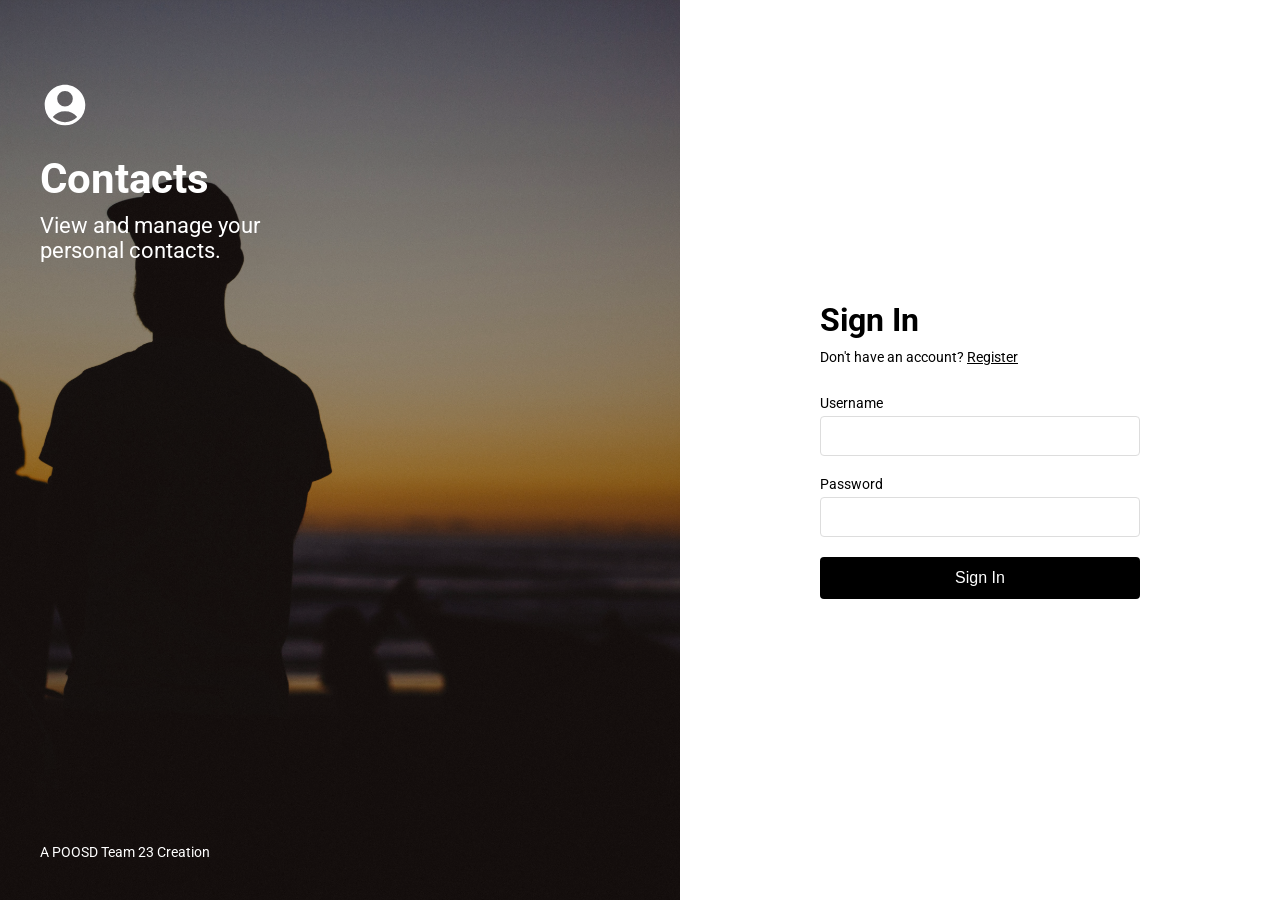
<file: index.html>
<!DOCTYPE html>
<html lang="en">
  <head>
    <meta charset="UTF-8" />
    <meta name="viewport" content="width=device-width, initial-scale=1.0" />
    <title>Contacts - Sign In</title>
    <link
      href="https://fonts.googleapis.com/css2?family=Roboto:wght@400;500;700&display=swap"
      rel="stylesheet"
    />
    <link rel="stylesheet" href="css/auth.css" />
  </head>
  <body>
    <div class="container">
      <div class="left-column">
        <div class="branding">
          <div class="logo">
            <svg
              xmlns="http://www.w3.org/2000/svg"
              viewBox="0 0 24 24"
              fill="currentColor"
              class="avatar-icon"
            >
              <path
                fill-rule="evenodd"
                d="M18.685 19.097A9.723 9.723 0 0 0 21.75 12c0-5.385-4.365-9.75-9.75-9.75S2.25 6.615 2.25 12a9.723 9.723 0 0 0 3.065 7.097A9.716 9.716 0 0 0 12 21.75a9.716 9.716 0 0 0 6.685-2.653Zm-12.54-1.285A7.486 7.486 0 0 1 12 15a7.486 7.486 0 0 1 5.855 2.812A8.224 8.224 0 0 1 12 20.25a8.224 8.224 0 0 1-5.855-2.438ZM15.75 9a3.75 3.75 0 1 1-7.5 0 3.75 3.75 0 0 1 7.5 0Z"
                clip-rule="evenodd"
              />
            </svg>
          </div>
          <h1>Contacts</h1>
          <p>View and manage your personal contacts.</p>
        </div>
        <div class="footer">
          <p>A POOSD Team 23 Creation</p>
        </div>
      </div>
      <div class="right-column">
        <div class="form-container">
          <h2>Sign In</h2>
          <p>Don't have an account? <a href="/register.html">Register</a></p>
          <div id="errorMessage" class="error-message"></div>
          <form id="loginForm">
            <div class="form-group">
              <label for="login">Username</label>
              <input id="login" name="login" required />
            </div>
            <div class="form-group">
              <label for="password">Password</label>
              <input type="password" id="password" name="password" required />
            </div>
            <button type="submit" class="submit-btn">Sign In</button>
          </form>
        </div>
      </div>
    </div>
    <script src="js/auth.js"></script>
  </body>
</html>
</file>
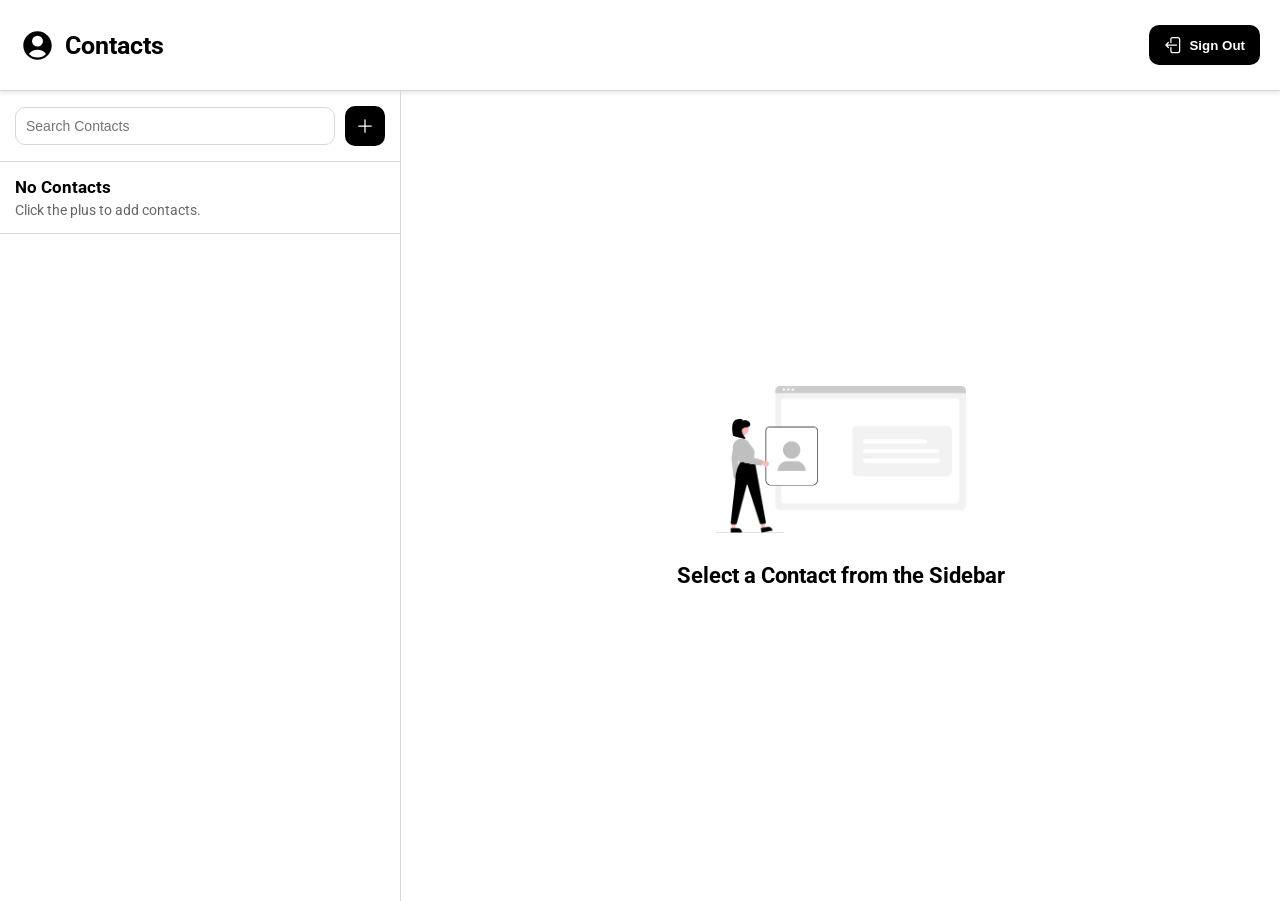
<file: contacts.html>
<html>
  <head>
    <title>Contacts</title>
    <link href="css/contacts.css" rel="stylesheet" />
    <link
      href="https://fonts.googleapis.com/css?family=Roboto"
      rel="stylesheet"
    />
  </head>
  <body>
    <div class="header">
      <div class="header-left">
        <svg
          class="header-icon"
          xmlns="http://www.w3.org/2000/svg"
          viewBox="0 0 24 24"
          fill="currentColor"
        >
          <path
            fill-rule="evenodd"
            d="M18.685 19.097A9.723 9.723 0 0 0 21.75 12c0-5.385-4.365-9.75-9.75-9.75S2.25 6.615 2.25 12a9.723 9.723 0 0 0 3.065 7.097A9.716 9.716 0 0 0 12 21.75a9.716 9.716 0 0 0 6.685-2.653Zm-12.54-1.285A7.486 7.486 0 0 1 12 15a7.486 7.486 0 0 1 5.855 2.812A8.224 8.224 0 0 1 12 20.25a8.224 8.224 0 0 1-5.855-2.438ZM15.75 9a3.75 3.75 0 1 1-7.5 0 3.75 3.75 0 0 1 7.5 0Z"
            clip-rule="evenodd"
          />
        </svg>
        <h1 class="header-title">Contacts</h1>
      </div>
      <div class="header-right">
        <button class="header-button" onclick="signOut()">
          <svg
            xmlns="http://www.w3.org/2000/svg"
            fill="none"
            viewBox="0 0 24 24"
            stroke-width="1.5"
            stroke="currentColor"
            class="button-icon"
          >
            <path
              stroke-linecap="round"
              stroke-linejoin="round"
              d="M8.25 9V5.25A2.25 2.25 0 0 1 10.5 3h6a2.25 2.25 0 0 1 2.25 2.25v13.5A2.25 2.25 0 0 1 16.5 21h-6a2.25 2.25 0 0 1-2.25-2.25V15m-3 0-3-3m0 0 3-3m-3 3H15"
            />
          </svg>
          <span>Sign Out</span>
        </button>
      </div>
    </div>
    <div class="main">
      <div class="sidebar">
        <div class="search-box">
          <input
            type="text"
            class="search-input"
            id="search-input"
            placeholder="Search Contacts"
            oninput="searchContacts()"
          />
          <button class="search-button" onclick="buildContact()">
            <svg
              xmlns="http://www.w3.org/2000/svg"
              fill="none"
              viewBox="0 0 24 24"
              stroke-width="1.5"
              stroke="currentColor"
              class="search-button-icon"
            >
              <path
                stroke-linecap="round"
                stroke-linejoin="round"
                d="M12 4.5v15m7.5-7.5h-15"
              />
            </svg>
          </button>
        </div>
        <div class="contact-list">
          <div class="contact-item">
            <div class="contact-text">
              <h3>No Contacts</h3>
              <p>Click the plus to add contacts.</p>
            </div>
          </div>
        </div>
      </div>
      <div class="contact-details">
        <div class="contact-image-container">
          <img src="empty.png" class="contact-image" />
          <h2>Select a Contact from the Sidebar</h2>
        </div>
      </div>
    </div>
    <script src="js/contacts.js"></script>
  </body>
</html>
</file>
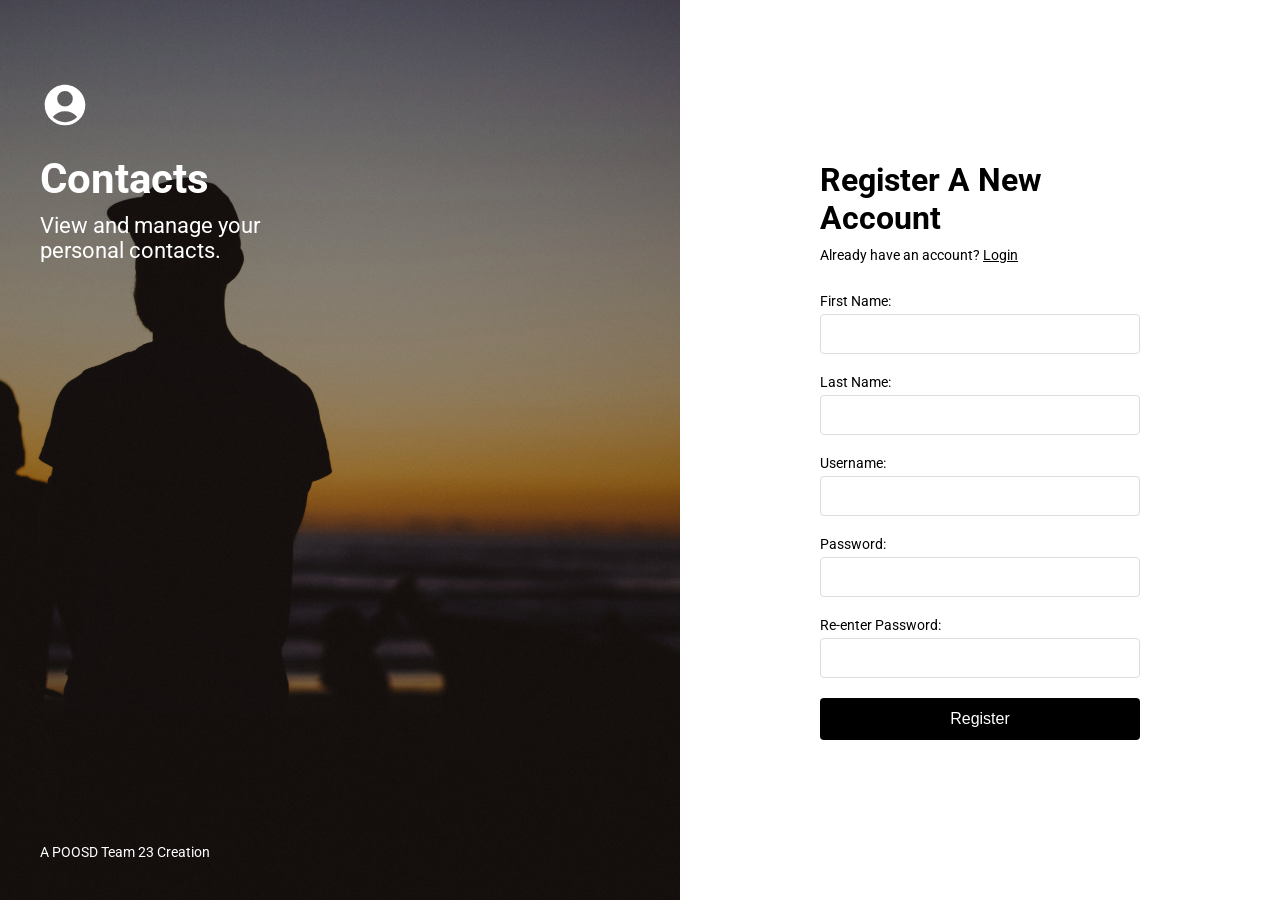
<file: register.html>
<!DOCTYPE html>
<html lang="en">
  <head>
    <meta charset="UTF-8" />
    <meta name="viewport" content="width=device-width, initial-scale=1.0" />
    <title>Contacts - Register</title>
    <link
      href="https://fonts.googleapis.com/css2?family=Roboto:wght@400;500;700&display=swap"
      rel="stylesheet"
    />
    <link rel="stylesheet" href="css/auth.css" />
  </head>
  <body>
    <div class="container">
      <div class="left-column">
        <div class="branding">
          <div class="logo">
            <svg
              xmlns="http://www.w3.org/2000/svg"
              viewBox="0 0 24 24"
              fill="currentColor"
              class="avatar-icon"
            >
              <path
                fill-rule="evenodd"
                d="M18.685 19.097A9.723 9.723 0 0 0 21.75 12c0-5.385-4.365-9.75-9.75-9.75S2.25 6.615 2.25 12a9.723 9.723 0 0 0 3.065 7.097A9.716 9.716 0 0 0 12 21.75a9.716 9.716 0 0 0 6.685-2.653Zm-12.54-1.285A7.486 7.486 0 0 1 12 15a7.486 7.486 0 0 1 5.855 2.812A8.224 8.224 0 0 1 12 20.25a8.224 8.224 0 0 1-5.855-2.438ZM15.75 9a3.75 3.75 0 1 1-7.5 0 3.75 3.75 0 0 1 7.5 0Z"
                clip-rule="evenodd"
              />
            </svg>
          </div>
          <h1>Contacts</h1>
          <p>View and manage your personal contacts.</p>
        </div>
        <div class="footer">
          <p>A POOSD Team 23 Creation</p>
        </div>
      </div>
      <div class="right-column">
        <div class="form-container">
          <h2>Register A New Account</h2>
          <p>
            Already have an account?
            <a href="./index.html">Login</a>
          </p>
          <form id="registerForm">
            <div class="form-group">
              <label for="firstName">First Name:</label>
              <input type="text" id="firstName" name="firstName" required />
            </div>
            <div class="form-group">
              <label for="lastName">Last Name:</label>
              <input type="text" id="lastName" name="lastName" required />
            </div>
            <div class="form-group">
              <label for="login">Username:</label>
              <input type="text" id="login" name="login" required />
            </div>
            <div class="form-group">
              <label for="password">Password:</label>
              <input type="password" id="password" name="password" required />
            </div>
            <div class="form-group">
              <label for="password2">Re-enter Password:</label>
              <input type="password" id="password2" name="password2" required />
            </div>
            <button type="submit" class="submit-btn">Register</button>
          </form>
        </div>
      </div>
    </div>
    <script src="js/register.js"></script>
  </body>
</html>
</file>
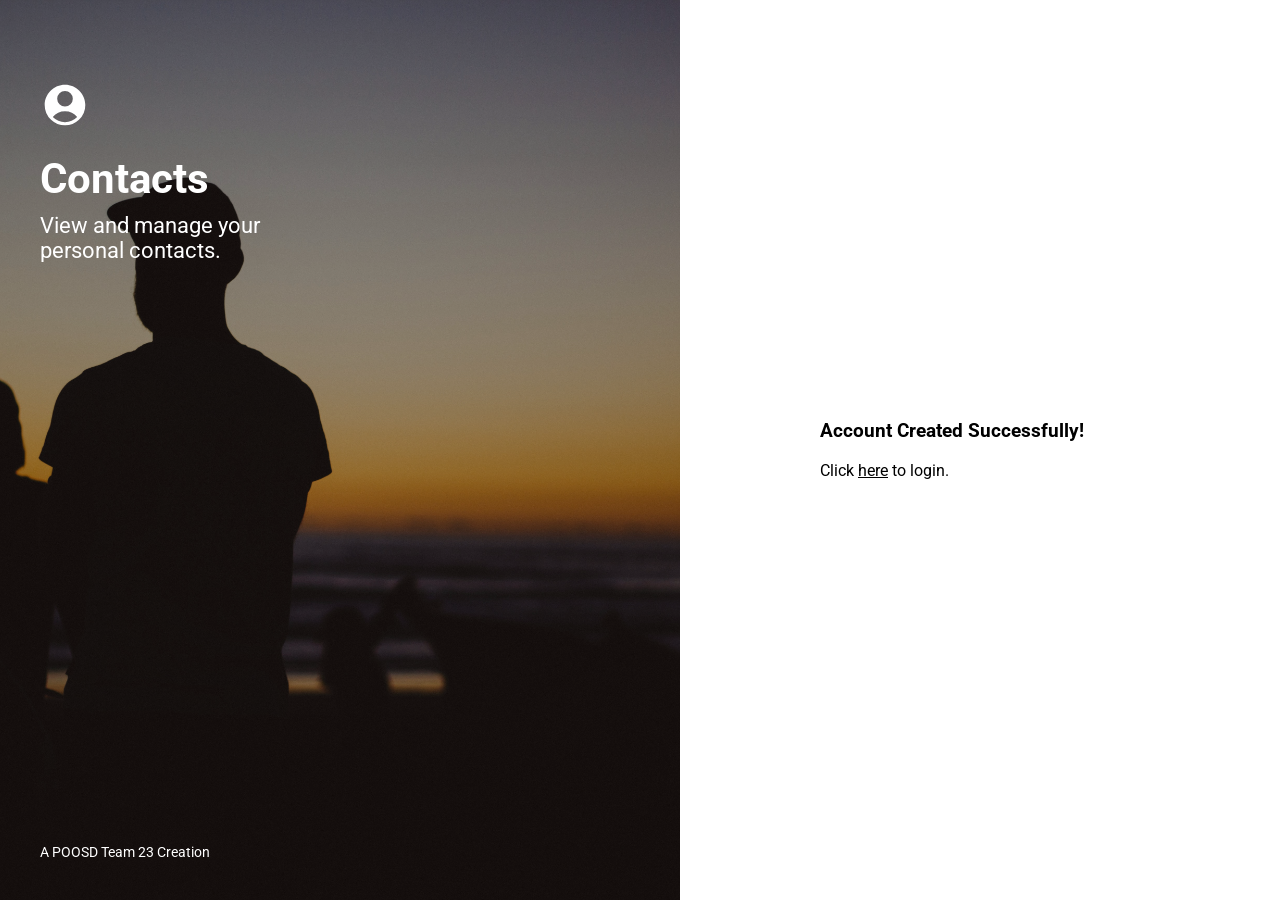
<file: registerSuccess.html>
<!DOCTYPE html>
<html lang="en">
  <head>
    <meta charset="UTF-8" />
    <meta name="viewport" content="width=device-width, initial-scale=1.0" />
    <title>Contacts - Sign In</title>
    <link
      href="https://fonts.googleapis.com/css2?family=Roboto:wght@400;500;700&display=swap"
      rel="stylesheet"
    />
    <link rel="stylesheet" href="css/auth.css" />
  </head>
  <body>
    <div class="container">
      <div class="left-column">
        <div class="branding">
          <div class="logo">
            <svg
              xmlns="http://www.w3.org/2000/svg"
              viewBox="0 0 24 24"
              fill="currentColor"
              class="avatar-icon"
            >
              <path
                fill-rule="evenodd"
                d="M18.685 19.097A9.723 9.723 0 0 0 21.75 12c0-5.385-4.365-9.75-9.75-9.75S2.25 6.615 2.25 12a9.723 9.723 0 0 0 3.065 7.097A9.716 9.716 0 0 0 12 21.75a9.716 9.716 0 0 0 6.685-2.653Zm-12.54-1.285A7.486 7.486 0 0 1 12 15a7.486 7.486 0 0 1 5.855 2.812A8.224 8.224 0 0 1 12 20.25a8.224 8.224 0 0 1-5.855-2.438ZM15.75 9a3.75 3.75 0 1 1-7.5 0 3.75 3.75 0 0 1 7.5 0Z"
                clip-rule="evenodd"
              />
            </svg>
          </div>
          <h1>Contacts</h1>
          <p>View and manage your personal contacts.</p>
        </div>
        <div class="footer">
          <p>A POOSD Team 23 Creation</p>
        </div>
      </div>
      <div class="right-column">
        <div class="form-container">
          <h3>Account Created Successfully!</h3>
		  <br>
		  Click <a href="http://cop4331-project.online/index.html">here</a> to login.
        </div>
      </div>
    </div>
  </body>
</html>
</file>
<file: css/auth.css>
* {
    margin: 0;
    padding: 0;
    box-sizing: border-box;
}

body {
    font-family: 'Roboto', sans-serif;
    background-color: #f5f5f5;
}

.container {
    display: flex;
    height: 100vh;
}


.left-column {
    flex: 1;
    background-image: url('../people.jpg');
    background-size: cover;
    background-position: center;
    color: white;
    padding: 40px;
    display: flex;
    flex-direction: column;
    justify-content: space-between;
    position: relative;
    overflow: hidden;
}

.left-column::before {
    content: '';
    position: absolute;
    top: 0;
    left: 0;
    right: 0;
    bottom: 0;
    background-color: rgba(0, 0, 0, 0.4);
    z-index: 1;
}

.branding, .footer {
    position: relative;
    z-index: 2;
}

.branding {
    margin-top: 40px;
}

.avatar-icon {
    width: 50px;
    height: 50px;
    border-radius: 50%;
    margin-bottom: 20px;
}

.branding h1 {
    font-size: 42px;
    font-weight: 700;
    margin-bottom: 10px;
}

.branding p {
    font-size: 22px;
    max-width: 300px;
}

.footer p {
    font-size: 14px;
}

.right-column {
    flex: 1;
    display: flex;
    justify-content: center;
    align-items: center;
    background-color: white;
}

.form-container {
    width: 100%;
    max-width: 400px;
    padding: 40px;
}

.form-container h2 {
    font-size: 32px;
    font-weight: 700;
    margin-bottom: 10px;
}

.form-container > p {
    font-size: 14px;
    margin-bottom: 30px;
}

.form-container a {
    color: #000;
    text-decoration: underline;
}

.form-group {
    margin-bottom: 20px;
}

label {
    display: block;
    font-size: 14px;
    margin-bottom: 5px;
}

input {
    width: 100%;
    padding: 10px;
    font-size: 16px;
    border: 1px solid #ddd;
    border-radius: 4px;
}

.submit-btn {
    width: 100%;
    padding: 12px;
    background-color: #000;
    color: white;
    border: none;
    border-radius: 4px;
    font-size: 16px;
    font-weight: 500;
    cursor: pointer;
    transition: background-color 0.3s ease;
}

.submit-btn:hover {
    background-color: #333;
}

.error-message {
    color: #ff0000;
    margin-bottom: 15px;
    display: none;
}

@media (max-width: 768px) {
    .container {
        flex-direction: column;
    }
    
    .left-column {
        height: 30vh;
    }
    
    .right-column {
        height: 70vh;
    }
}
</file>
<file: css/contacts.css>
body, html {
    margin: 0;
    padding: 0;
    font-family: 'Roboto', sans-serif;
}

.header {
    width: 100%;
    height: 10vh;
    border-bottom: 1px solid #D8D8D8;
    display: flex;
    align-items: center;
    justify-content: space-between;
    gap: 10px;
    box-shadow: 0px 2px 4px rgba(0, 0, 0, 0.1);
}

.header-left {
    display: flex;
    align-items: center;
    gap: 10px;
    padding-left: 20px;
}

.header-right {
    display: flex;
    align-items: center;
    gap: 10px;
    padding-right: 20px;
}

.header-icon {
    width: 35px;
}

.header-title {
    font-size: 25px;
    font-weight: 700;
}

.header-button {
    background-color: black;
    color: white;
    padding: 10px 15px;
    border-radius: 10px;
    border: none;
    font-weight: bold;
    display: flex;
    align-items: center;
    gap: 5px;
    cursor: pointer;
    transition: background-color 0.3s;
}

.header-button:hover {
    background-color: #333;
}

.button-icon {
    color: white;
    width: 20px;
}

.main {
    display: flex;
    height: 90vh;
}

.sidebar {
    width: 400px;
    border-right: 1px solid #D8D8D8;
    overflow-y: auto;
}

.search-box {
    display: flex;
    align-items: center;
    gap: 10px;
    padding: 15px;
    border-bottom: 1px solid #D8D8D8;
}

.search-input {
    flex-grow: 1;
    padding: 10px;
    border-radius: 10px;
    border: 1px solid #D8D8D8;
    font-size: 14px;
}

.search-button {
    background-color: black;
    color: white;
    padding: 10px;
    border-radius: 10px;
    border: none;
    font-weight: bold;
    cursor: pointer;
    transition: background-color 0.3s;
}

.search-button:hover {
    background-color: #333;
}

.search-button-icon {
    color: white;
    width: 20px;
}

.contact-list {
    width: 100%;
}

.contact-item {
    padding: 15px;
    display: flex;
    align-items: center;
    justify-content: space-between;
    border-bottom: 1px solid #D8D8D8;
    cursor: pointer;
    transition: background-color 0.3s;
}

.contact-item:hover {
    background-color: #F7F7F7;
}

.contact-text {
    display: flex;
    flex-direction: column;
    gap: 5px;
}

.contact-text h3 {
    font-size: 17px;
    font-weight: 700;
    margin: 0;
}

.contact-text p {
    font-size: 14px;
    font-weight: 400;
    margin: 0;
    color: #666;
}

.contact-item-button {
    background-color: #FFF4F4;
    border: 1px solid #FADADA;
    padding: 8px;
    border-radius: 50%;
    cursor: pointer;
    transition: background-color 0.3s;
}

.contact-item-button:hover {
    background-color: #FADADA;
}

.contact-item-button-icon {
    color: #C20606;
    width: 20px;
    height: 20px;
}

.contact-details {
    flex-grow: 1;
    overflow-y: auto;
}

.contact-details-header {
    border-bottom: 1px solid #D8D8D8;
    padding: 20px;
    display: flex;
    justify-content: space-between;
    align-items: center;
}

.contact-details-header-title p {
    font-size: 14px;
    font-weight: 400;
    margin: 0;
    color: #666;
}

.contact-details-header-title h3 {
    font-size: 24px;
    font-weight: 700;
    margin: 5px 0 0;
}

.contact-details-header-buttons {
    display: flex;
    gap: 10px;
}

.contact-details-button, 
.contact-item-button {
    background-color: #F7F7F7;
    border: 1px solid #DBDBDB;
    padding: 8px;
    border-radius: 50%;
    cursor: pointer;
    transition: background-color 0.3s;
}

.contact-details-button:hover,
.contact-item-button:hover {
    background-color: #DBDBDB;
}

.contact-details-button-icon {
    color: #707070;
    width: 20px;
    height: 20px;
}

.contact-details-body {
    padding: 20px;
}

.contact-details-item {
    margin-bottom: 20px;
}

.contact-details-item-hidden{
    display: none !important;
}

.contact-details-item h3 {
    font-size: 14px;
    color: #666;
    margin: 0 0 5px;
}

.contact-details-item p {
    font-size: 18px;
    font-weight: 400;
    margin: 0;
}

.contact-image-container {
    display: flex;
    justify-content: center;
    align-items: center;
    height: 100%;
    flex-direction: column;
}

.contact-image-container h2 {
    font-size: 22px;
    font-weight: 700;
    margin-top: 30px;
    text-align: center;
}

.contact-image {
    width: 250px;
    max-width: 100%;
    height: auto;
}

.contact-details-item input[type="text"] {
    width: 100%;
    padding: 8px;
    font-size: 16px;
    border: 1px solid #D8D8D8;
    border-radius: 5px;
}

@media (max-width: 768px) {
    .main {
        flex-direction: column;
    }

    .sidebar {
        width: 100%;
        height: auto;
        border-right: none;
        border-bottom: 1px solid #D8D8D8;
    }

    .contact-details-header {
        flex-direction: column;
        align-items: flex-start;
    }

    .contact-details-header-buttons {
        margin-top: 10px;
    }
}
</file>
